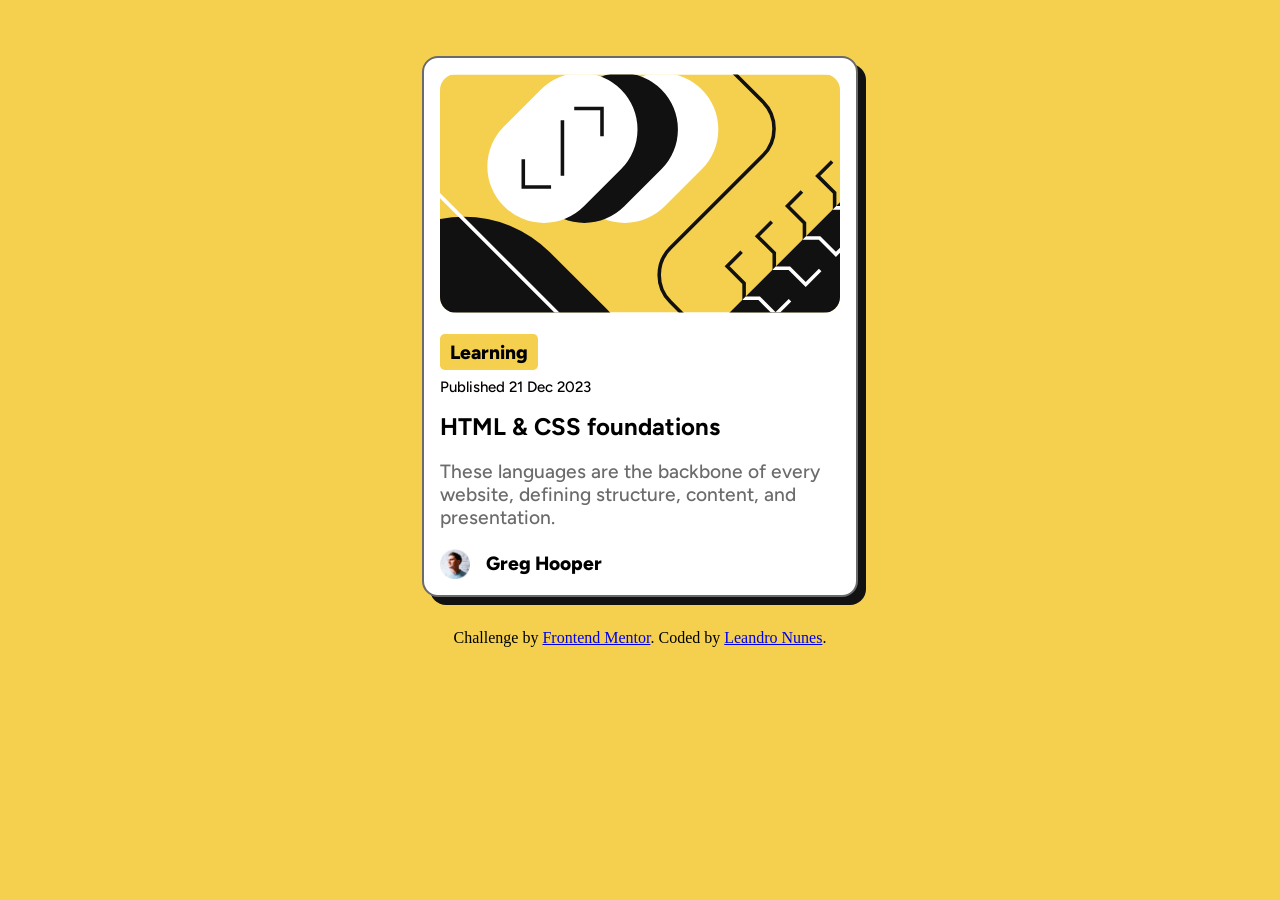
<file: blog-preview-card-main/index.html>
<!doctype html>
<html lang="en">
  <head>
    <meta charset="UTF-8" />
    <meta name="viewport" content="width=device-width, initial-scale=1.0" />
    <!-- displays site properly based on user's device -->

    <link
      rel="icon"
      type="image/png"
      sizes="32x32"
      href="./assets/images/favicon-32x32.png"
    />
    <link rel="stylesheet" href="css/style.css" />
    <link rel="preconnect" href="https://fonts.googleapis.com" />
    <link rel="preconnect" href="https://fonts.gstatic.com" crossorigin />
    <link
      href="https://fonts.googleapis.com/css2?family=Figtree:ital,wght@0,300..900;1,300..900&display=swap"
      rel="stylesheet"
    />

    <title>Frontend Mentor | Blog preview card</title>
  </head>
  <body>
    <main>
      <div class="card card-shadow">
        <!-- IMAGEM DA CARTAO -->
        <div>
          <img
            class="card-image"
            src="./assets/images/illustration-article.svg"
            alt="Card Image of a article"
          />
        </div>
        <!-- CATEGORIA DO ARTIGO -->
        <div class="card-category">
          <span>Learning</span>
        </div>
        <div class="card-date">
          <time datetime="2023-12-21">Published 21 Dec 2023</time>
        </div>
        <!-- TITULO DO ARTIGO -->
        <div class="card-title">
          <h1>HTML & CSS foundations</h1>
        </div>
        <!-- DESCRIÇÃO DO ARTIGO -->
        <div class="card-description">
          <p>
            These languages are the backbone of every website, defining
            structure, content, and presentation.
          </p>
        </div>
        <!-- ESCRITOR DO ARTIGO -->
        <div class="card-avatar-container">
          <img
            src="./assets/images/image-avatar.webp"
            alt="Avatar of the article's author"
            class="card-avatar"
          />
          <div class="avatar-title">Greg Hooper</div>
        </div>
      </div>
    </main>
    <footer>
      <div class="attribution">
        Challenge by
        <a
          href="https://www.frontendmentor.io?ref=challenge"
          target="_blank"
          rel="noopener noreferrer"
          >Frontend Mentor</a
        >. Coded by
        <a
          href="https://leandrondfreitas-99.github.io/"
          target="_blank"
          rel="noopener noreferrer"
          >Leandro Nunes</a
        >.
      </div>
    </footer>
  </body>
</html>
</file>
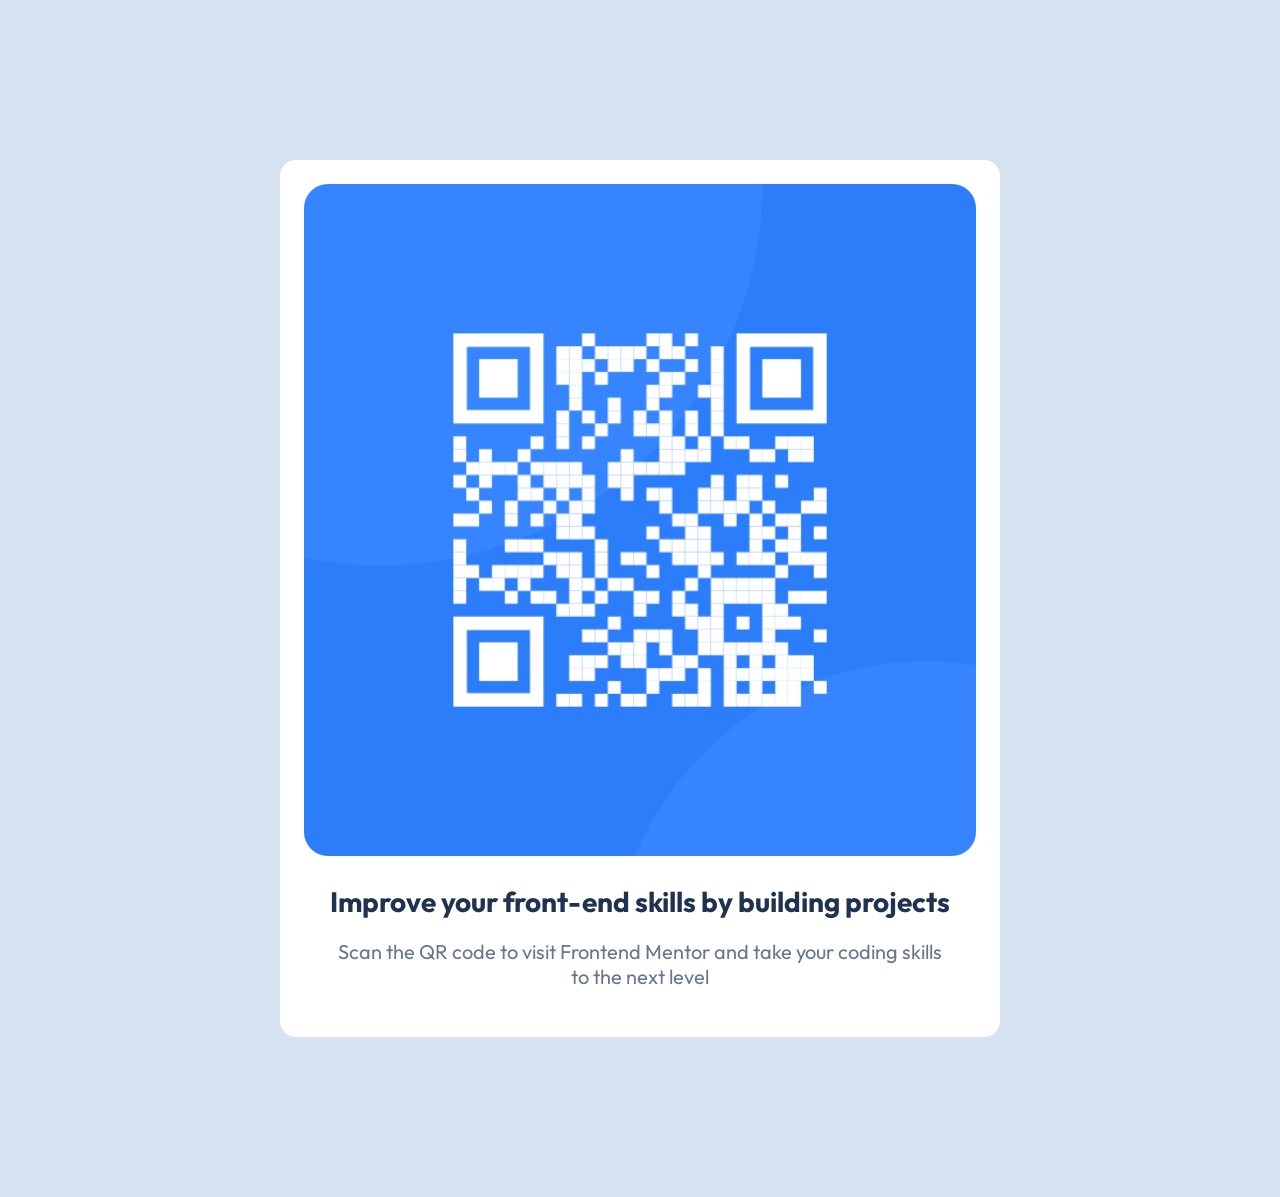
<file: qr-code/index.html>
<!DOCTYPE html>
<html lang="en">
<head>
  <meta charset="UTF-8">
  <meta name="viewport" content="width=device-width, initial-scale=1.0"> <!-- displays site properly based on user's device -->

  <link rel="icon" type="image/png" sizes="32x32" href="./images/favicon-32x32.png">
  <link rel="stylesheet" href="./css/style.css">
  <link rel="stylesheet" href="https://fonts.googleapis.com/css2?family=Outfit:wght@400;700;900&display=swap">

  <title>Frontend Mentor | QR code component</title>
  
</head>
<body>
  <main>
    <div class="card">
      <div>
        <img class="qr-code" src="./images/image-qr-code.png" alt="QR code image">
      </div>
      <div class="card-text">
        <h1 class="card-title">Improve your front-end skills by building projects</h1>
        <p class="card-description">Scan the QR code to visit Frontend Mentor and take your coding skills to the next level</p>
      </div>
    </div>
  </main>

</body>
</html>
</file>
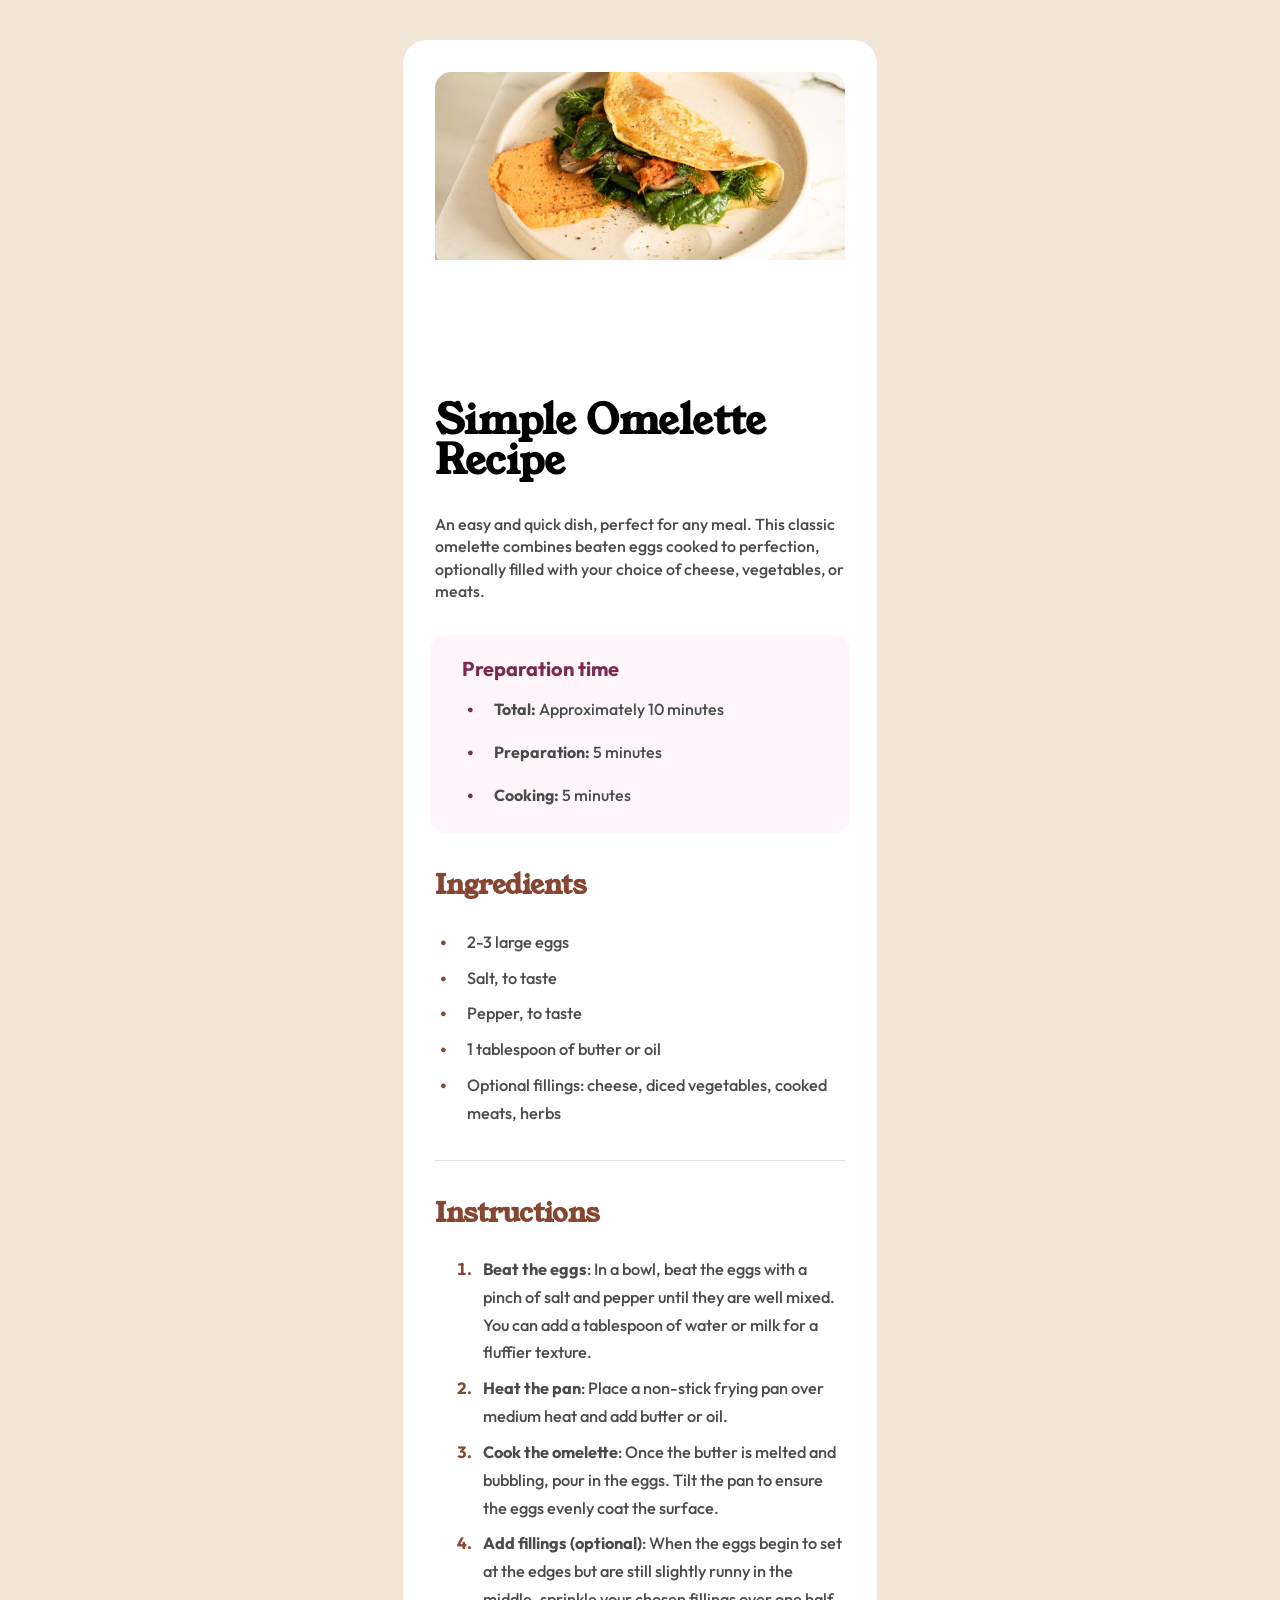
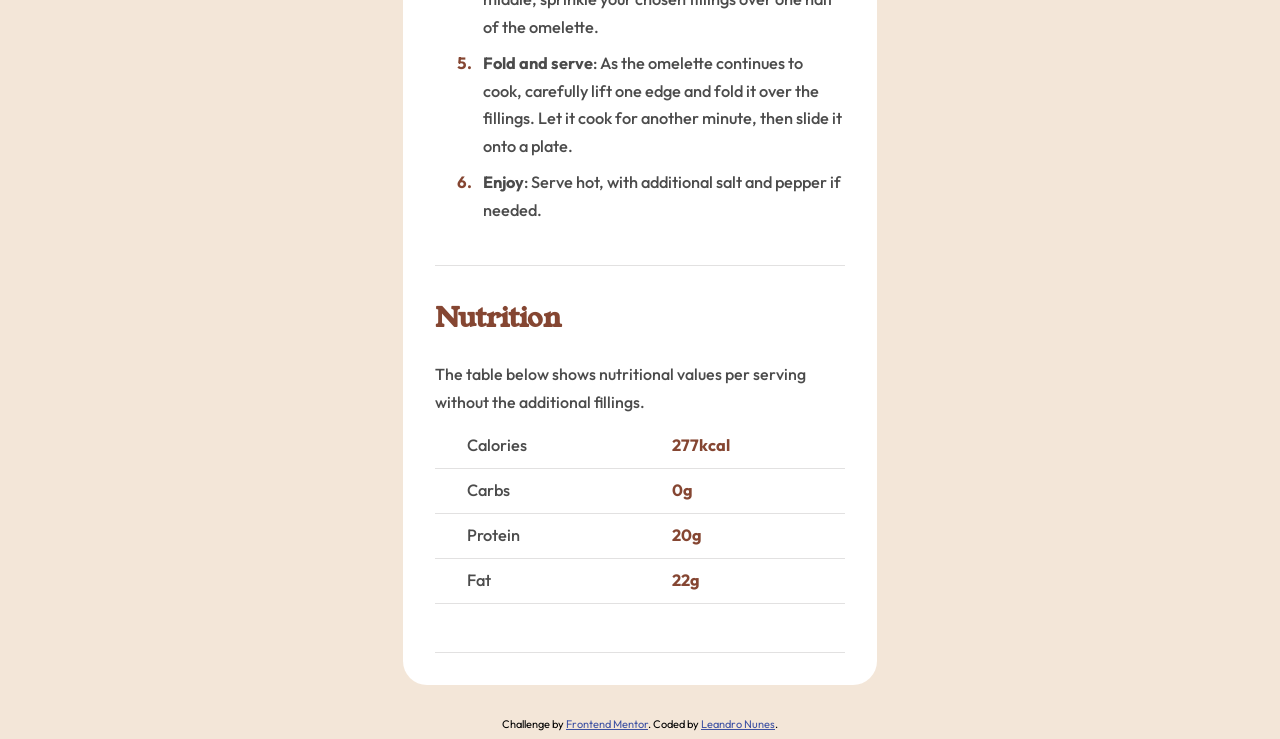
<file: recipe-page-main/index.html>
<!doctype html>
<html lang="en">
  <head>
    <meta charset="UTF-8" />
    <meta name="viewport" content="width=device-width, initial-scale=1.0" />
    <!-- displays site properly based on user's device -->

    <link rel="stylesheet" href="./css/style.css" />
    <link
      rel="icon"
      type="image/png"
      sizes="32x32"
      href="./assets/images/favicon-32x32.png"
    />

    <title>Frontend Mentor | Recipe page</title>
  </head>
  <body>
    <main class="container">
      <!-- IMAGEM -->
      <div class="card">
        <div class="imagem"></div>
        <section>
          <h1 class="main-title">Simple Omelette Recipe </h1>
          <p class="text">An easy and quick dish, perfect for any meal.
          This classic omelette combines beaten eggs cooked to perfection, optionally filled with your choice of cheese, vegetables, or meats.</p>
          
        </section>
        <section class="preparation">
          <h2>Preparation time</h2>
          <ul>
            <li class="dot1"><p><strong>Total:</strong> Approximately 10 minutes</p></li>
            <li class="dot2"><p><strong>Preparation:</strong> 5 minutes</p></li>
            <li class="dot2"><p><strong>Cooking:</strong> 5 minutes</p></li>
          </ul>
        </section>

        <section class="steps">
          <h2 class="step-title">Ingredients</h2>
          <ul class="ingredients">
            <li class="dot3">2-3 large eggs</li>
            <li class="dot3">Salt, to taste</li>
            <li class="dot3">Pepper, to taste</li>
            <li class="dot3">1 tablespoon of butter or oil</li>
            <li class="dot4">Optional fillings: cheese, diced vegetables, cooked meats, herbs</li>
          </ul>
        </section>
        <section class="steps">
          <h2 class="step-title">Instructions</h2>
          <ol class="instructions">
            <li><strong>Beat the eggs</strong>: In a bowl, beat the eggs with a pinch of salt and pepper until they are well mixed. You can add a tablespoon of water or milk for a fluffier texture.</li>
            <li><strong>Heat the pan</strong>: Place a non-stick frying pan over medium heat and add butter or oil.</li>
            <li><strong>Cook the omelette</strong>: Once the butter is melted and bubbling, pour in the eggs. Tilt the pan to ensure the eggs evenly coat the surface.</li>
            <li><strong>Add fillings (optional)</strong>: When the eggs begin to set at the edges but are still slightly runny in the middle, sprinkle your chosen fillings over one half of the omelette.</li>
            <li><strong>Fold and serve</strong>: As the omelette continues to cook, carefully lift one edge and fold it over the fillings. Let it cook for another minute, then slide it onto a plate.</li>
            <li><strong>Enjoy</strong>: Serve hot, with additional salt and pepper if needed.</li>
          </ul>
        </section>
        <section class="steps">
          <h2 class="step-title">Nutrition</h2>
          <p>The table below shows nutritional values per serving without
          the additional fillings.</p>
          <ul class="nutrition">
            <li>Calories</li>
            <li class="num">277kcal</li>
            <li>Carbs</li>
            <li class="num">0g</li>
            <li>Protein</li>
            <li class="num">20g</li>
            <li>Fat</li>
            <li class="num">22g</li>
          </ul>
        </section>
      </div>
    </main>
    <footer class="attribution">
      Challenge by
      <a href="https://www.frontendmentor.io?ref=challenge">Frontend Mentor</a>.
      Coded by <a href="https://leandrondfreitas-99.github.io/">Leandro Nunes</a>.
    </footer>
  </body>
</html>
</file>
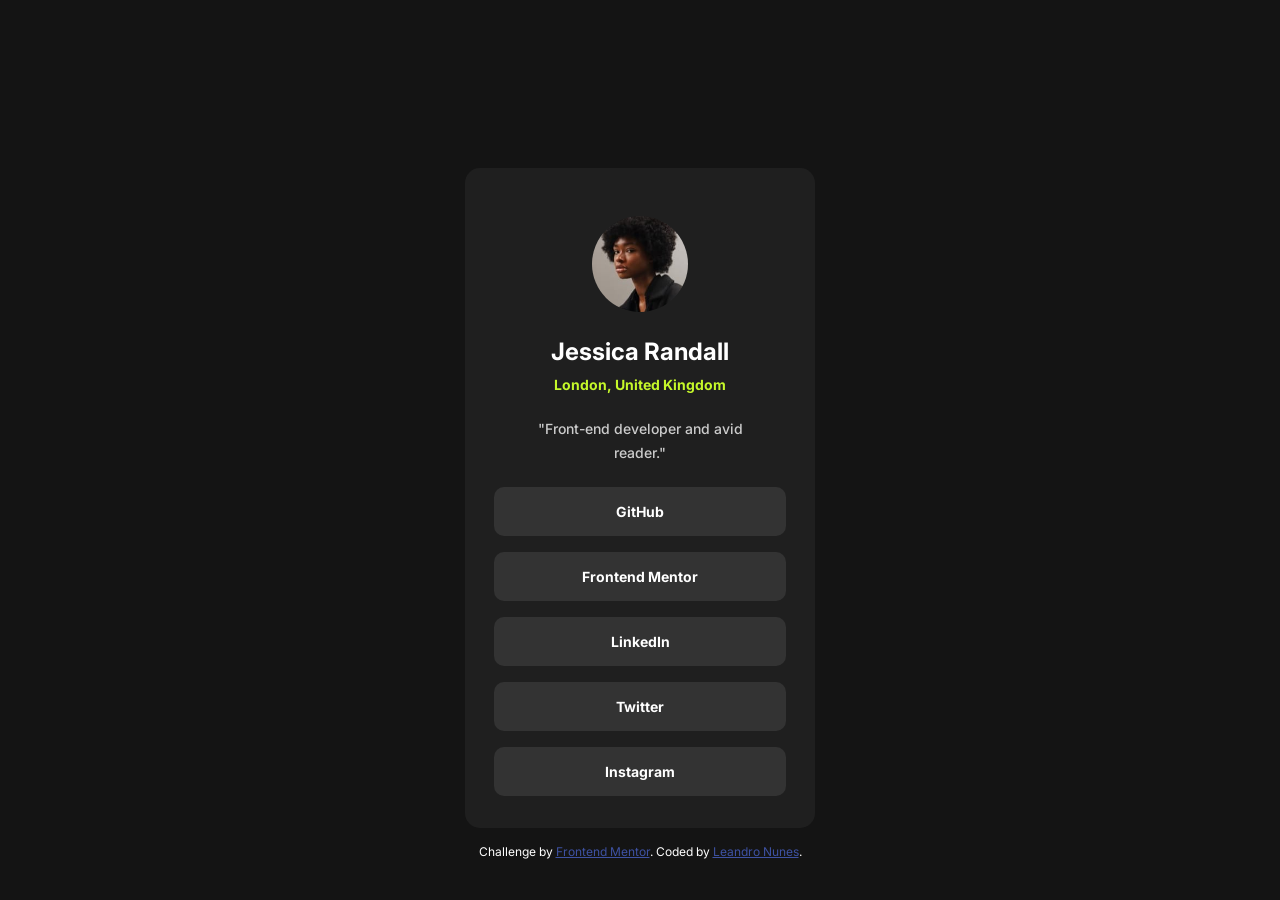
<file: social-links-profile-main/index.html>
<!DOCTYPE html>
<html lang="en">
<head>
  <meta charset="UTF-8">
  <meta name="viewport" content="width=device-width, initial-scale=1.0"> <!-- displays site properly based on user's device -->
    <link rel="stylesheet" href="./assets/css/styles.css">
  <link rel="icon" type="image/png" sizes="32x32" href="./assets/images/favicon-32x32.png">
  
  <title>Frontend Mentor | Social links profile</title>
</head>
<body>
  <main>
    <div class="container">
      <!-- CABEÇALHO DO PERFIL -->
      <!-- FOTO DO PERFIL -->
      <div class="profile-avatar"></div>
      <div class="profile-name"><h1>Jessica Randall</h1></div>
      <div class="profile-local">London, United Kingdom</div>
      <div class="profile-bio">"Front-end developer and avid reader."</div>
      <!-- CORPO DO PERFIL (LINKS) -->
      <div class="profile-table">
        <ul>
          <li><a href="#">GitHub</a></li>
          <li><a href="#">Frontend Mentor</a></li>
          <li><a href="#">LinkedIn</a></li>
          <li><a href="#">Twitter</a></li>
          <li><a href="#">Instagram</a></li>
        </ul>
      </div>
    </div>
  </main>
  <footer>
    <div class="attribution">
      Challenge by <a href="https://www.frontendmentor.io?ref=challenge" target="_blank">Frontend Mentor</a>. 
      Coded by <a href="#">Leandro Nunes</a>.
    </div>
  </footer>
</body>
</html>
</file>
<file: blog-preview-card-main/css/style.css>
body {
  background-color: hsl(47, 88%, 63%);
}

main {
    font-family: 'Figtree', sans-serif;
  display: flex;
  justify-content: center;
  align-items: center;
  font-size: clamp(0.8rem, 1.5vw, 1.2rem);
  font-weight: 500;
}

.attribution {
  font-size: 1rem;
  text-align: center;
}

.card {
  background-color: hsl(0, 0%, 100%);
  border-radius: 1rem;
  padding: 1rem;
  width: clamp(200px, 35vw, 400px);
  border: solid 0.15rem hsl(0, 0%, 42%);
  margin-top: 3rem;
  margin-bottom: 2rem;
}

.card-shadow{
    box-shadow: 0.5rem 0.5rem 0rem hsl(0, 0%, 7%);
}

.card-image {
    width: 100%;
  border-radius: 1rem;
  margin-bottom: 0.5rem;
}

.card-category {
    display: flex;
  background-color: hsl(47, 88%, 63%);
  font-weight: 800;
  border-radius: 0.3rem;
  padding: 0.4rem 10px;
  width: fit-content;
    margin: 0.5rem 0;
}

.card-date {
    font-size: 15px;
}
.card-title {
    font-size: 12px;
    margin: 0.5rem 0;
    font-weight: 800;
    width: fit-content;
}

h1:hover {
    color: hsl(47, 88%, 63%);
    cursor: pointer;
}

.card-description {
    color: hsl(0, 0%, 42%);
}

.card-avatar-container {
    display: flex;
    align-items: center;
    margin-top: 1rem;
}

.card-avatar {
    width: 30px;

}

.avatar-title {
    font-weight: 800;
    margin-left: 1rem;
}
</file>
<file: qr-code/css/style.css>
.card{
    margin: 10em 50em;
    background-color: hsl(0, 0%, 100%);
        border-radius: 1rem;
        padding: 1.5rem;
        align-items: center;
        text-align: center;
        width: auto;
}
.qr-code{
    width: 100%;
    border-radius: 1.5rem;
}
.card-text{
        margin: 1.5rem;
        font-family: 'Outfit', sans-serif;
        font-size: 1.25rem;
        font-weight: 400;
        color: hsl(216, 15%, 48%);
    }
    .card-text .card-title{
        font-size: 1.75rem;
        font-weight: 700;
        color: hsl(218, 44%, 22%);
    }

    body{
        background-color:hsl(212, 45%, 89%);
    }
@media (min-width: 320px){
  
    .card{
        margin: 5em 1em;
           
    }
    
    .card-title{
        font-size: 0.1rem;
    }
    
}
@media (min-width: 768px){
  
    .card{
        margin: 10em 12em;
           
    }
    
}
@media (min-width: 1024px){
  
    .card{
        margin: 10em 17em;
           
    }
    
}

@media (min-width: 1440px){
  
    .card{
        margin: 10em 45em;
           
    }
    
}

@media (min-width: 2500px){
  
    .card{
        margin: 10em 65em;
           
    }
    
}
</file>
<file: recipe-page-main/css/style.css>
@import url("https://fonts.googleapis.com/css2?family=Outfit:wght@100..900&family=Young+Serif&display=swap");
:root {
  --titulo: hsl(14, 45%, 36%);
  font-family: "Outfit", sans-serif;
}

body p {
  font-size: 16px;
}
.attribution {
  font-size: 0.6875rem;
  text-align: center;
}

.attribution a {
  color: hsl(228, 45%, 44%);
}

.container {
  display: flex;
  flex-direction: column;
  max-width: 100vw;
  margin: 0;
}

.card {
  background-color: hsl(0, 0%, 100%);
  border-radius: 8px;
  margin: 0;
}
.imagem {
  background-image: url(../assets/images/image-omelette.jpeg);
  background-size: contain;
  background-repeat: no-repeat;
  margin: 0;
  width: auto;
  height: 25vh;
}

.main-title {
  line-height: 1;
  font-family: "Young Serif", serif;
  font-style: normal;
  margin: 1.5rem;
  font-size: 2rem;
}

.text {
  margin: 1.55rem;
  font-weight: 500;
  font-size: 1.023rem;
  color: rgb(75, 75, 75);
  line-height: 1.4;
  justify-content: left;
}

.preparation h2 {
  color: hsl(332, 51%, 32%);
  line-height: 1;
  font-size: 1.25rem;
}

.preparation ul {
  padding: 0;
  margin: 0;
  list-style: none;
}

.preparation li {
  position: relative;
  margin-bottom: 0.5rem;
  padding-left: 2rem;
}

.dot1::before {
  content: "•";
  color: hsl(332, 51%, 32%);
  font-weight: bold;
  display: inline-block;
  width: 1em;
  position: absolute;
  left: 5px;
  top: 20%;
  font-size: 1.2rem;
}

.dot2::before {
  content: "•";
  color: hsl(332, 51%, 32%);
  font-weight: bold;
  display: inline-block;
  width: 1em;
  position: absolute;
  left: 5px;
  top: -2px;
  font-size: 1.2rem;
}

.preparation {
  background-color: hsl(330, 100%, 98%);

  border-radius: 1rem;
  padding: 0.5rem 2rem;
  margin: 1.7rem;
  font-weight: 500;
  font-size: 1.023rem;
  color: rgb(75, 75, 75);
  line-height: 1.7;
  justify-content: left;
}
.steps {
  margin: 1.7rem;
  padding-bottom: 1.5rem;
  font-weight: 500;
  font-size: 1.023rem;
  color: rgb(75, 75, 75);
  line-height: 1.7;
  justify-content: left;
  border-bottom: 1px solid rgba(216, 215, 215, 0.74);
}

.step-title {
  font-family: "Young Serif", serif;
  color: var(--titulo);
  line-height: 1.5;
  font-size: 1.7rem;
}

.ingredients {
  padding: 0;
  margin: 0;
  list-style: none;
}

.steps li {
  position: relative;
  margin-bottom: 0.5rem;
  padding-left: 2rem;
}

.dot3::before {
  content: "•";
  color: var(--titulo);
  font-weight: bold;
  display: inline-block;
  width: 1em;
  position: absolute;
  left: 5px;
  top: -2px;
  font-size: 1.2rem;
}

.dot4::before {
  content: "•";
  color: var(--titulo);
  font-weight: bold;
  display: inline-block;
  width: 1em;
  position: absolute;
  left: 5px;
  top: 20%;
  font-size: 1.2rem;
}

.instructions li {
  position: relative;
  margin-bottom: 0.5rem;
  padding-left: 0.5rem;
}

.instructions li::marker {
  font-family: Outfit, sans-serif;
  color: var(--titulo);
  font-weight: bold;
}

.nutrition {
  padding: 0;
  list-style: none;
  display: flex;
  flex-wrap: wrap;
  
}

.nutrition li {
  width: 50%;
  box-sizing: border-box;
  border-bottom: 1px solid rgba(216, 215, 215, 0.74);
  padding-bottom: 0.5rem;
}

.num {
  color: var(--titulo);
  font-weight: 700;
}

@media (min-width: 768px) {
  body {
    display: flex;
    justify-content: center;
    flex-direction: column;
    background-color: hsl(30, 54%, 90%);
  }

  .imagem {
    background-image: url(../assets/images/image-omelette.jpeg);
    background-repeat: no-repeat;
    background-size: contain;
    margin: 2rem;
    height: 33vh;
    border-radius: 1rem;

    
  }

  .steps {
    margin: 2rem;
  }

  .main-title {
    font-size: 2.5rem;
    margin: 2rem;
  }

  .text {
    margin: 2rem;
    font-size: 1rem;
  }

  .card {
    border-radius: 1.5rem;
  }

  .container {
    max-width: 37vw;
    margin: 2rem auto;

    display: flex;
    flex-direction: column;
  }

  .dot1::before {
    top: -2px;
  }

  .dot4::before {
    top: -2px;
  }
}
</file>
<file: social-links-profile-main/assets/css/styles.css>
@import url('https://fonts.googleapis.com/css2?family=Bangers&family=Figtree:ital,wght@0,300..900;1,300..900&family=Inter:ital,opsz,wght@0,14..32,100..900;1,14..32,100..900&display=swap');
.attribution { font-size: 12px; text-align: center; }
.attribution a { color: hsl(228, 45%, 44%); }



body {
    background-color: hsl(0, 0%, 8%);
    color: hsl(0, 0%, 100%);
    font-size: 13px;
    font-family: 'Inter', sans-serif;
    }

.container {
    display: flex;
    flex-direction: column;
    align-items: center;
    background-color: hsl(0, 0%, 12%);
    border-radius: 15px;
    width: auto;
    margin: 5rem 1rem;
    margin-bottom: 1rem;
}

.profile-avatar {
    background-image: url('../images/avatar-jessica.jpeg');
    background-size: cover;
    background-repeat: no-repeat;
    width: 6rem;
    height: 6rem;
    border-radius: 50%;
    margin-top: 3rem;
}

.profile-name {
    margin-top: 1rem;
    line-height: 1rem;
    font-size: 12px;
    font-weight: 600;
}

.profile-local {
    color: hsl(75, 94%, 57%);
    font-weight: 700;
}

.profile-bio {
    width: 250px;
    margin: 1.5rem;
    margin-bottom: 0.5rem;
    text-align: center;
    line-height: 1.5rem;
    color: hsl(0, 0%, 80%);
    font-weight: 500;

}

.profile-table ul {
    justify-content: center;
    align-items: center;
    display: flex;
    flex-direction: column;
    gap: 1rem;
    margin-bottom: 2rem;
    list-style: none;
    padding-inline-start: 0;
    width: 220px
   
    
    
}
.profile-table li a {
    text-align: center;
    width: 260px;
    display: block;
    padding: 1rem 1rem;
    background-color: hsl(0, 0%, 20%);
    color: hsl(0, 0%, 100%);
    text-decoration: none;
    border-radius: 10px;
    font-weight: 700;
    transition: background-color 0.3s ease;
}

.profile-table li a:hover {
    background-color: hsl(75, 94%, 57%);
    color: hsl(0, 0%, 0%);
}

@media (min-width: 600px) {
    body {
        display: flex;
        flex-direction: column;
        background-color: hsl(0, 0%, 8%);
        color: hsl(0, 0%, 100%);
        font-size: 14px;
        font-family: 'Inter', sans-serif;
        justify-content: center;
        align-items: center;
    }
    
    .container {
        background-color: hsl(0, 0%, 12%);
        border-radius: 15px;
        width: 350px;
        margin: 10rem 0;
        margin-bottom: 1rem;
    }
}
</file>
